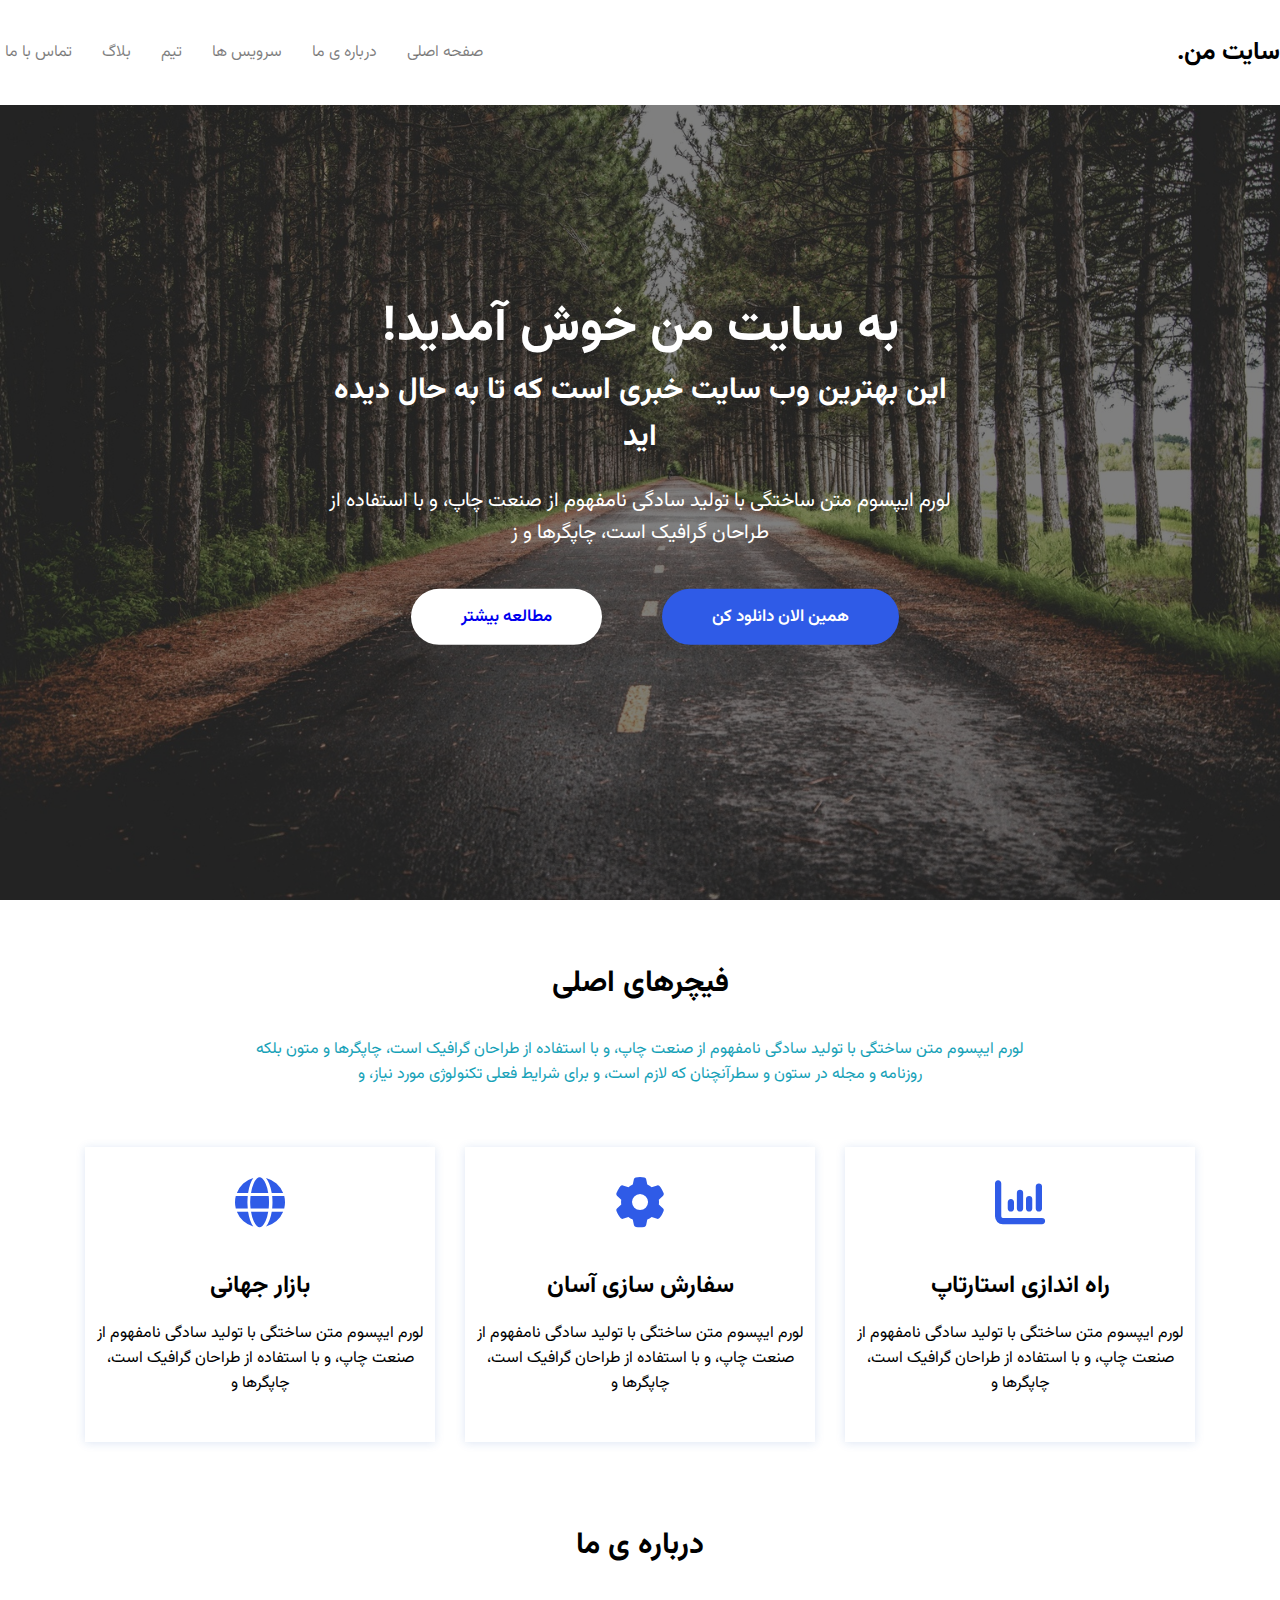
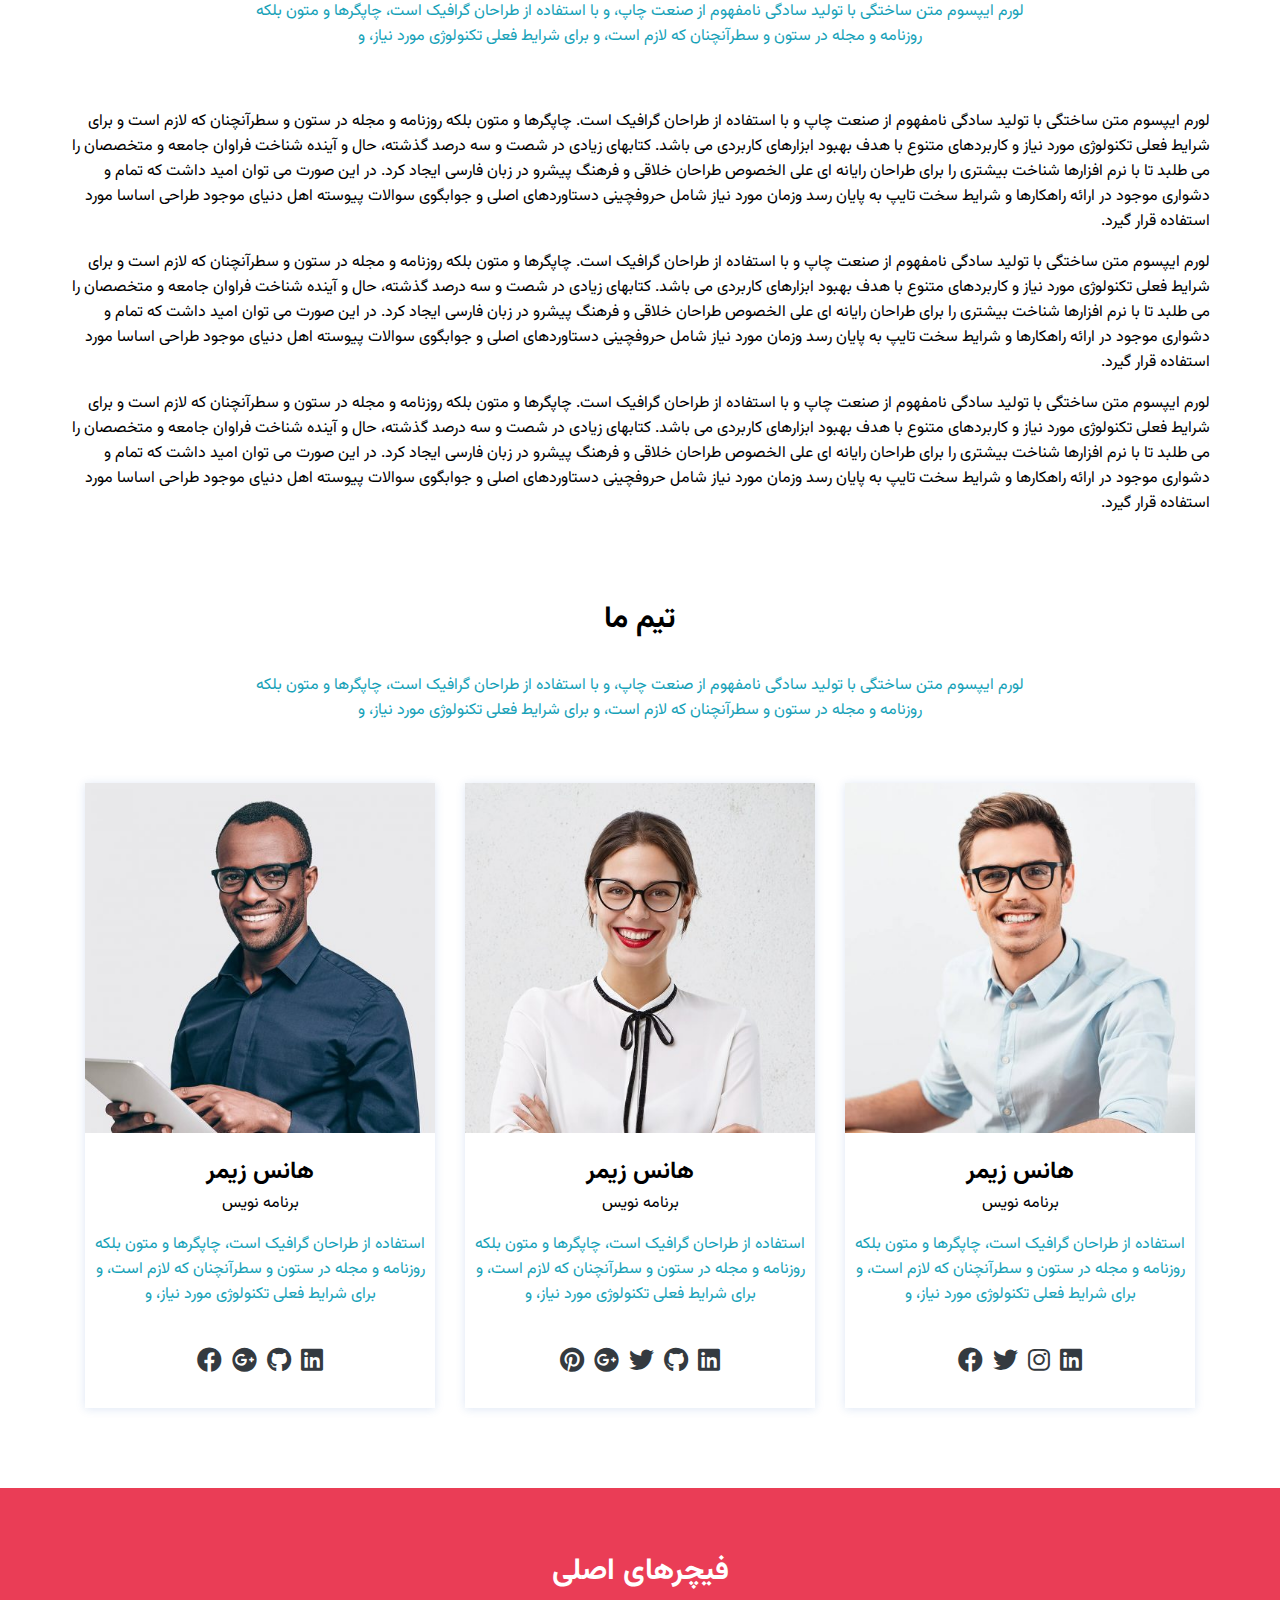
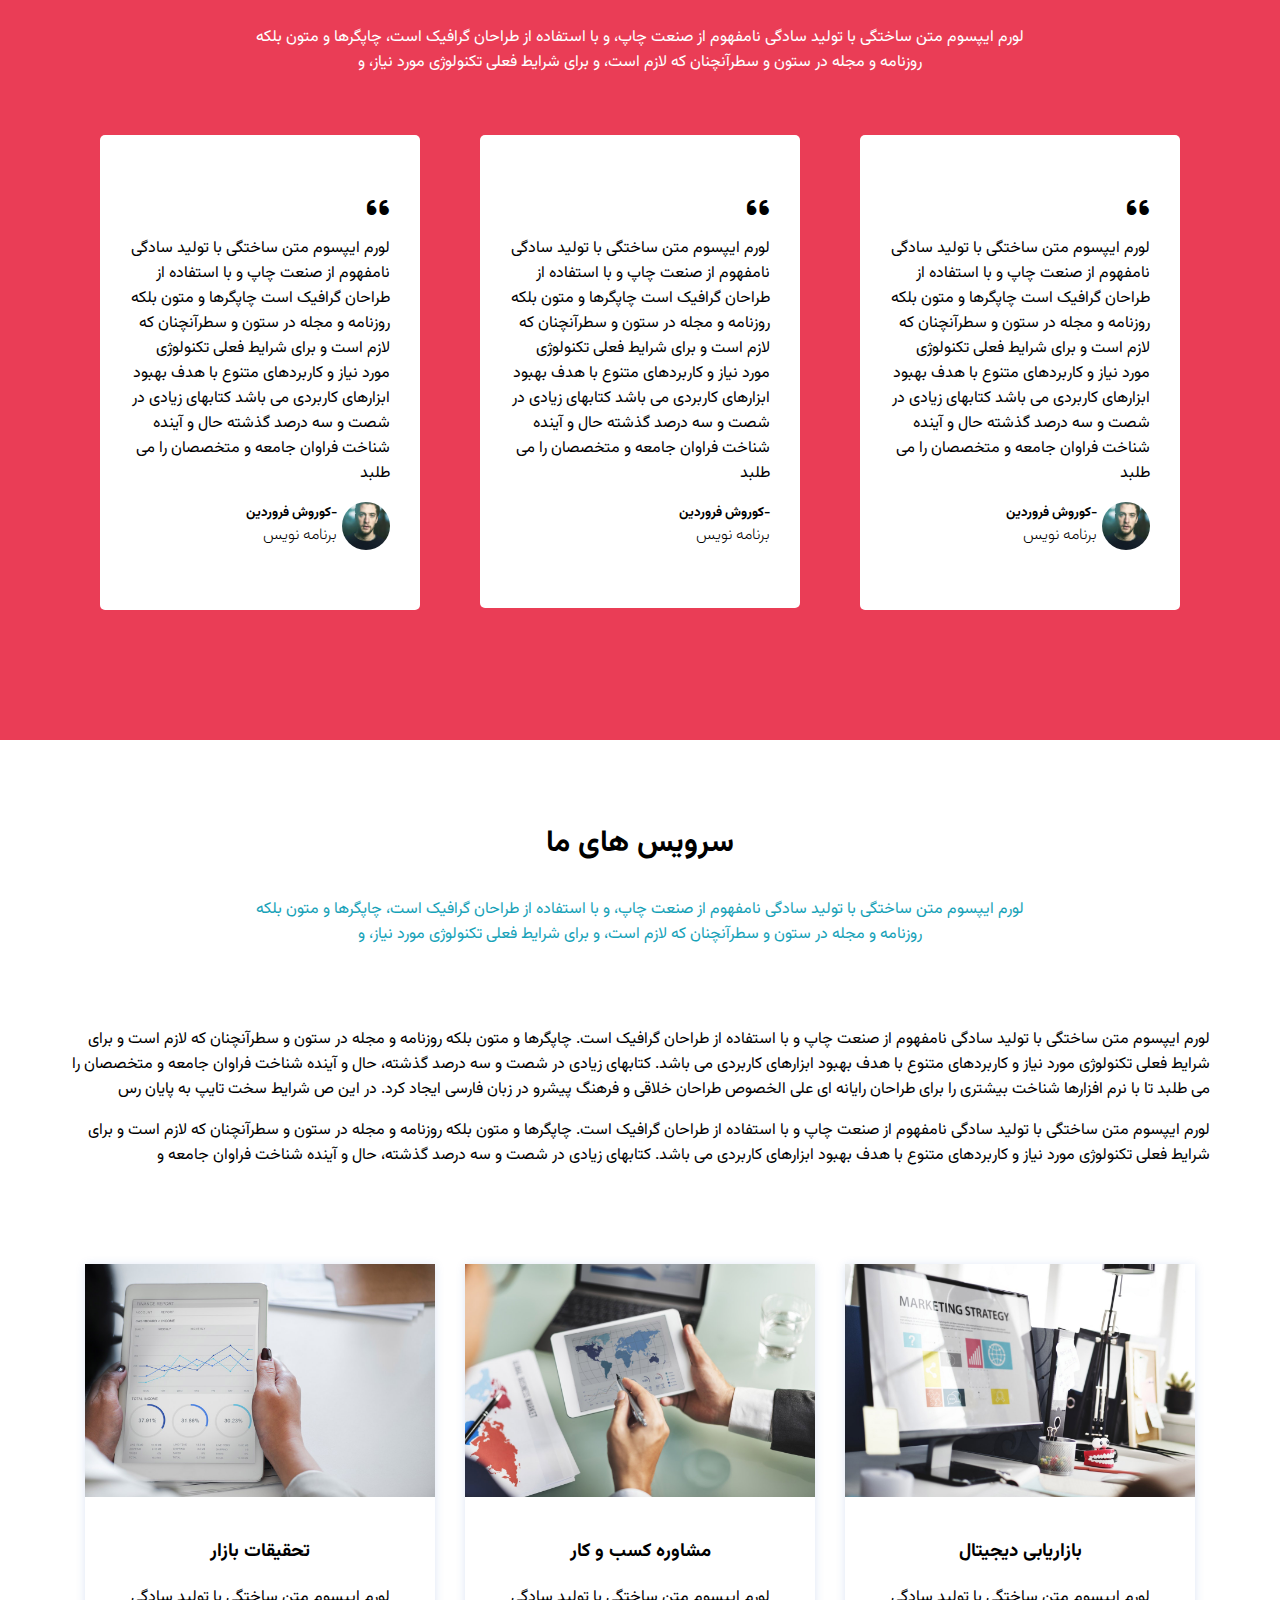
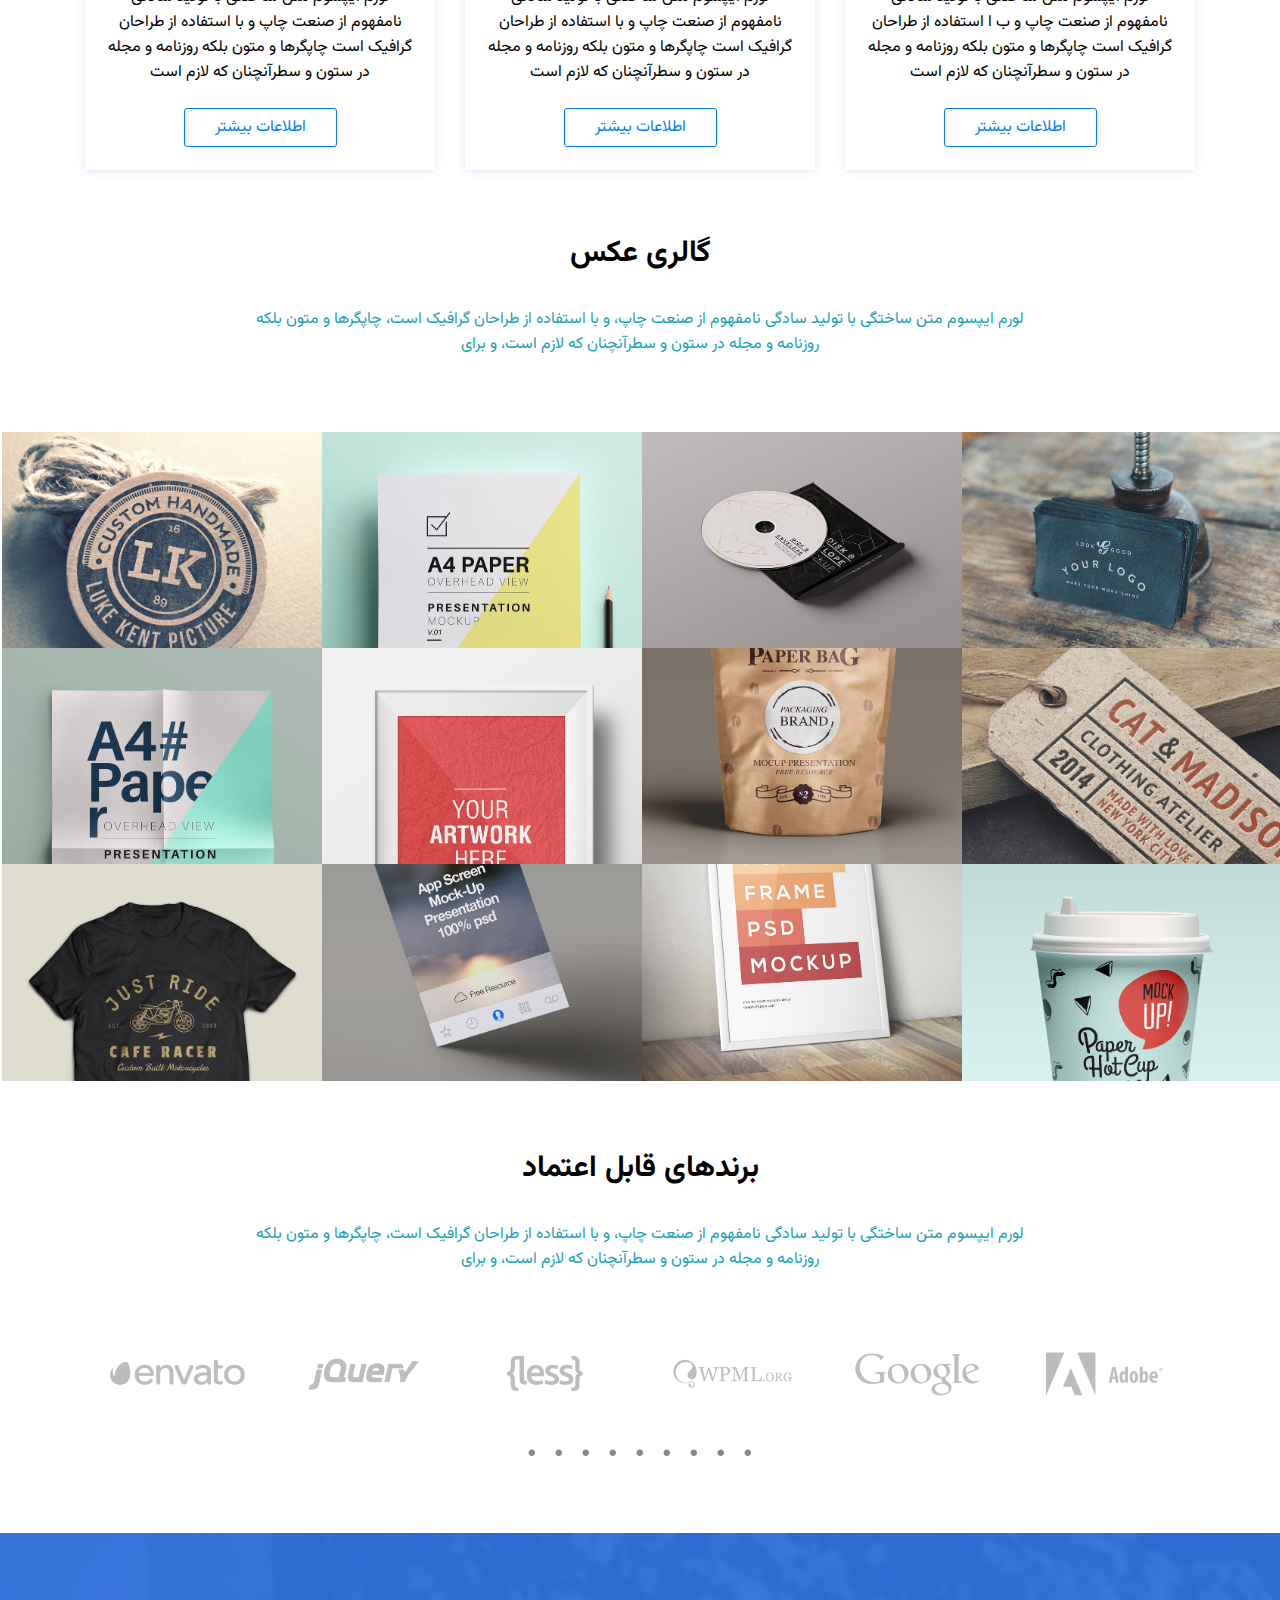
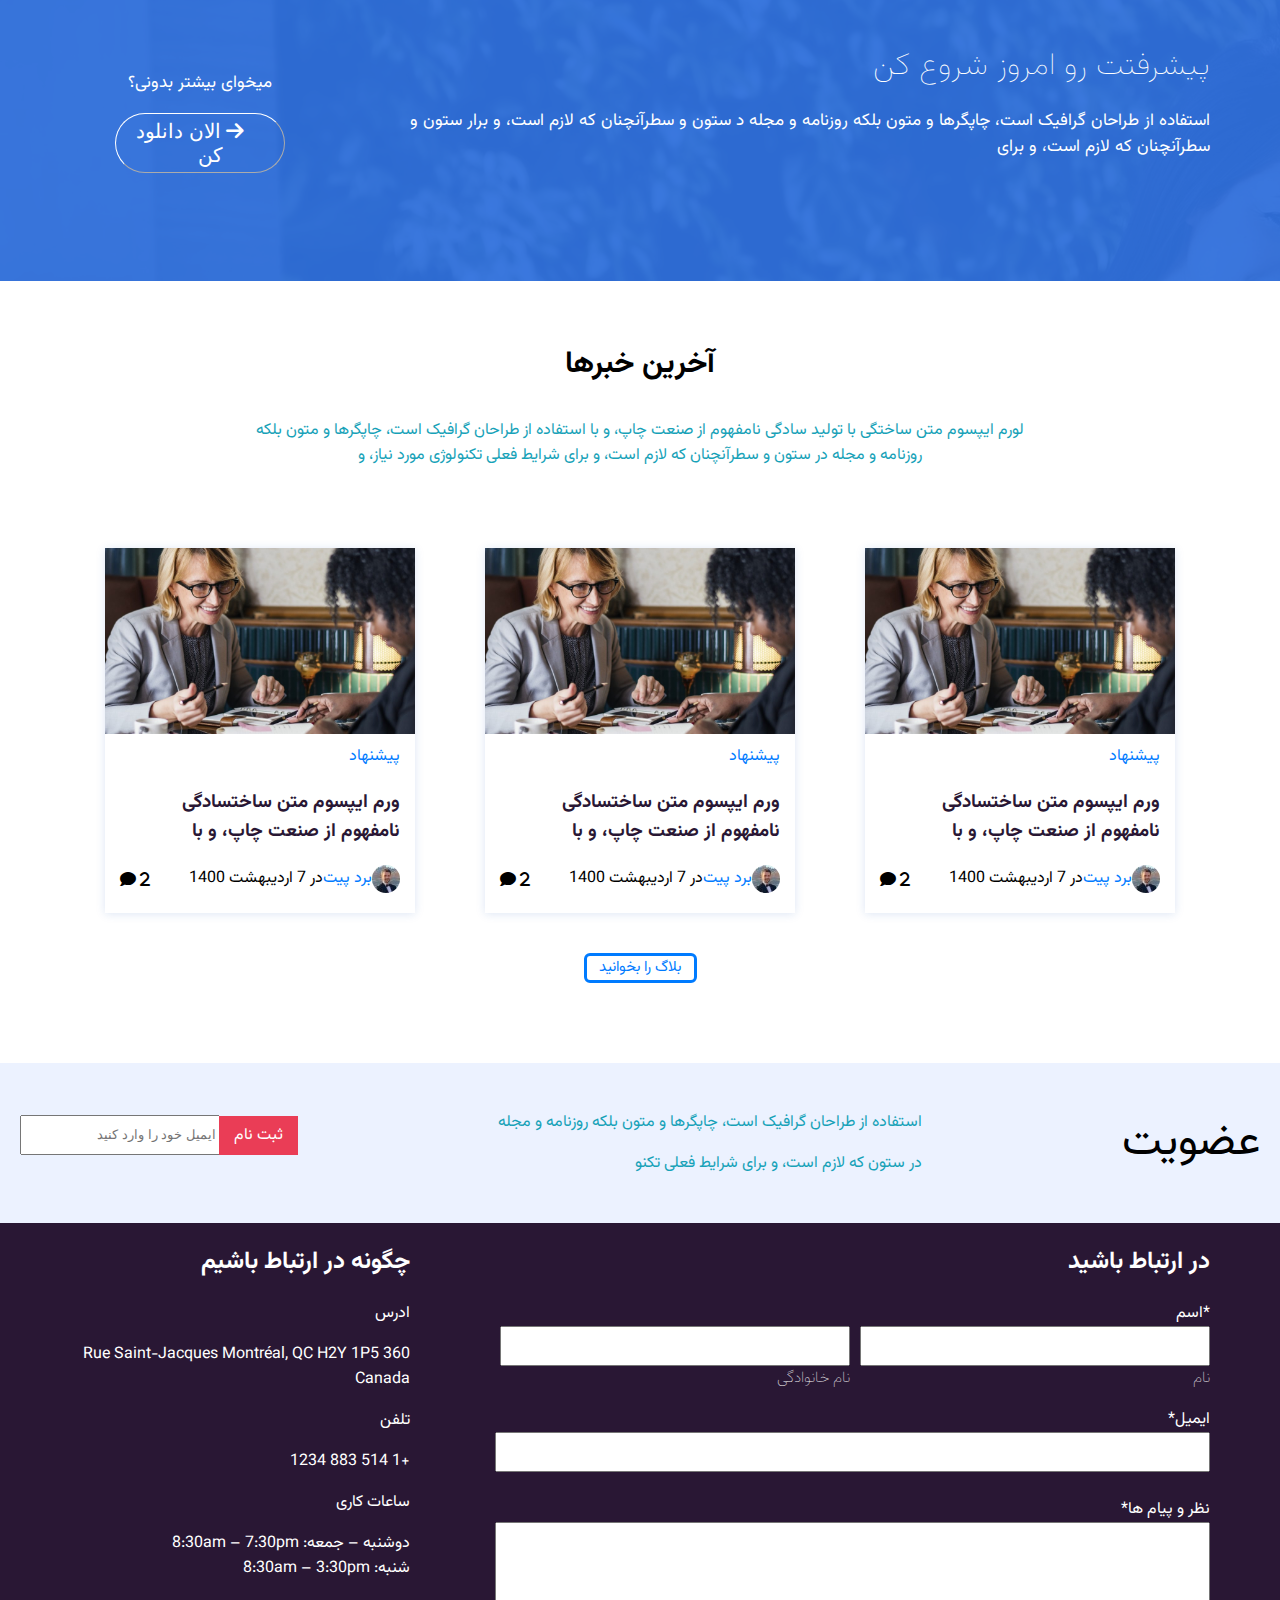
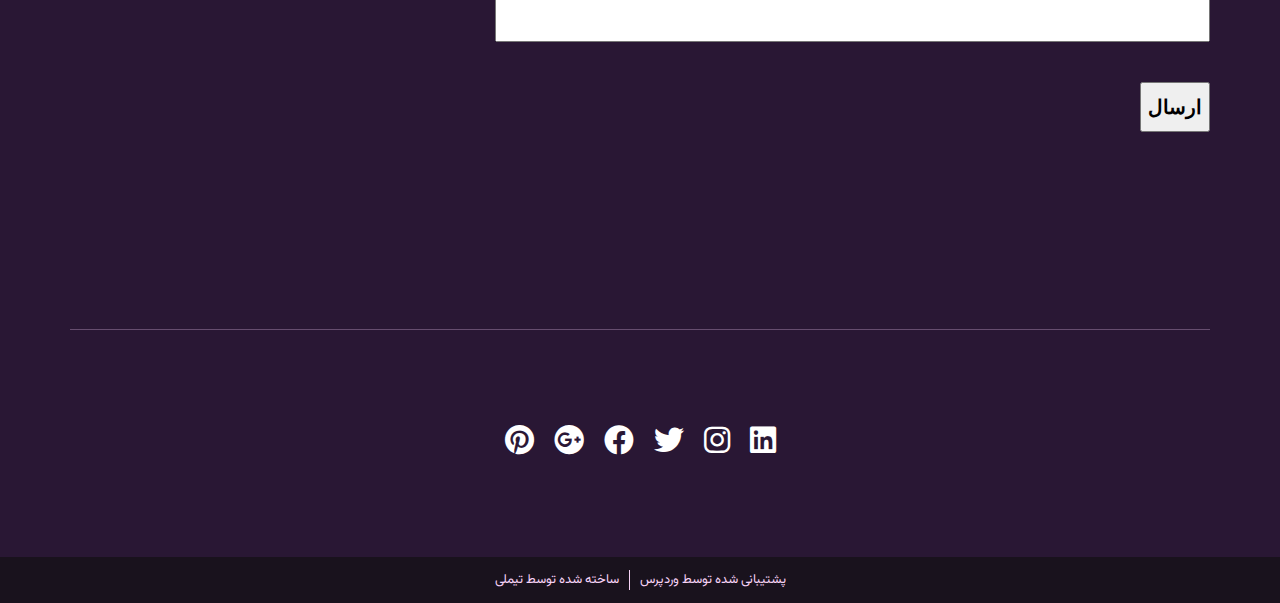
<file: index.html>
<html>
  <head>
    <title>سرنیتی</title>
    <meta charset="utf-8" />
    <link rel="stylesheet" href="assets/css/style.css" />
    <meta name="viewport" content="width=device-width, initial-scale=1.0">
  </head>

  <body>
    <div id="header">
      <div class="container-full clearfix">
        <div class="flex">
        <div class="logo">
          <a href="#">
            <h1>سایت من.</h1>
          </a>
        </div>
        <div onclick="showMenu()" class="mobile-main-menu">
          <a href="#"><i class="fa-solid fa-bars"></i></a>
        </div>
        <div id="drawer-menu" class="drawer-menu">
          <ul>
            <li><a href="#">صفحه اصلی</a></li>
            <li><a href="#">درباره ی ما</a></li>
            <li><a href="#">سرویس ها</a></li>
            <li><a href="#">تیم</a></li>
            <li><a href="#">بلاگ</a></li>
            <li><a href="#">تماس با ما</a></li>
          </ul>
        </div>
        <div class="main-menu">
          <ul>
            <li><a href="#">صفحه اصلی</a></li>
            <li><a href="#">درباره ی ما</a></li>
            <li><a href="#">سرویس ها</a></li>
            <li><a href="#">تیم</a></li>
            <li><a href="#">بلاگ</a></li>
            <li><a href="#">تماس با ما</a></li>
          </ul>
        </div>
        </div>
      </div>
    </div>
    <div id="hero-section">
      <div class="content">
        <div class="container-content">
          <h1>به سایت من خوش آمدید!</h1>
          <h2>این بهترین وب سایت خبری است که تا به حال دیده اید</h2>
          <p>
            لورم ایپسوم متن ساختگی با تولید سادگی نامفهوم از صنعت چاپ، و با
            استفاده از طراحان گرافیک است، چاپگرها و ز
          </p>
          <div class="buttons">
            <ul>
              <li>
                <a class="button primary" href="#">همین الان دانلود کن</a>
              </li>
              <li><a class="button" href="#">مطالعه بیشتر</a></li>
            </ul>
          </div>
        </div>
      </div>
    </div>
    <div class="main-feature">
      <div class="section-box">
        <div class="container-content">
          <div class="header-box">
            <h3 class="title">فیچرهای اصلی</h3>
            <p class="subtitle">
              لورم ایپسوم متن ساختگی با تولید سادگی نامفهوم از صنعت چاپ، و با
              استفاده از طراحان گرافیک است، چاپگرها و متون بلکه روزنامه و مجله
              در ستون و سطرآنچنان که لازم است، و برای شرایط فعلی تکنولوژی مورد
              نیاز، و
            </p>
          </div>
        </div>
        <div class="container">
          <div class="features-list">
            <ul class="clearfix">
              <li>
                <div class="holder">
                  <i class="fa-solid fa-chart-column"></i>
                  <h5>راه اندازی استارتاپ</h5>
                  <p>
                    لورم ایپسوم متن ساختگی با تولید سادگی نامفهوم از صنعت چاپ، و
                    با استفاده از طراحان گرافیک است، چاپگرها و
                  </p>
                </div>
              </li>
              <li>
                <div class="holder">
                  <i class="fa-solid fa-gear"></i>
                  <h5>سفارش سازی آسان</h5>
                  <p>
                    لورم ایپسوم متن ساختگی با تولید سادگی نامفهوم از صنعت چاپ، و
                    با استفاده از طراحان گرافیک است، چاپگرها و
                  </p>
                </div>
              </li>
              <li>
                <div class="holder">
                  <i class="fa-solid fa-globe"></i>
                  <h5>بازار جهانی</h5>
                  <p>
                    لورم ایپسوم متن ساختگی با تولید سادگی نامفهوم از صنعت چاپ، و
                    با استفاده از طراحان گرافیک است، چاپگرها و
                  </p>
                </div>
              </li>
            </ul>
          </div>
        </div>
      </div>
    </div>
    <div class="section-box">
      <div class="container-content">
        <div class="header-box">
          <h3 class="title">درباره ی ما</h3>
          <p class="subtitle">
            لورم ایپسوم متن ساختگی با تولید سادگی نامفهوم از صنعت چاپ، و با
            استفاده از طراحان گرافیک است، چاپگرها و متون بلکه روزنامه و مجله در
            ستون و سطرآنچنان که لازم است، و برای شرایط فعلی تکنولوژی مورد نیاز،
            و
          </p>
        </div>
      </div>
      <div class="container">
        <div class="about-us">
          <p>
            لورم ایپسوم متن ساختگی با تولید سادگی نامفهوم از صنعت چاپ و با
            استفاده از طراحان گرافیک است. چاپگرها و متون بلکه روزنامه و مجله در
            ستون و سطرآنچنان که لازم است و برای شرایط فعلی تکنولوژی مورد نیاز و
            کاربردهای متنوع با هدف بهبود ابزارهای کاربردی می باشد. کتابهای زیادی
            در شصت و سه درصد گذشته، حال و آینده شناخت فراوان جامعه و متخصصان را
            می طلبد تا با نرم افزارها شناخت بیشتری را برای طراحان رایانه ای علی
            الخصوص طراحان خلاقی و فرهنگ پیشرو در زبان فارسی ایجاد کرد. در این
            صورت می توان امید داشت که تمام و دشواری موجود در ارائه راهکارها و
            شرایط سخت تایپ به پایان رسد وزمان مورد نیاز شامل حروفچینی دستاوردهای
            اصلی و جوابگوی سوالات پیوسته اهل دنیای موجود طراحی اساسا مورد
            استفاده قرار گیرد.
          </p>
          <p>
            لورم ایپسوم متن ساختگی با تولید سادگی نامفهوم از صنعت چاپ و با
            استفاده از طراحان گرافیک است. چاپگرها و متون بلکه روزنامه و مجله در
            ستون و سطرآنچنان که لازم است و برای شرایط فعلی تکنولوژی مورد نیاز و
            کاربردهای متنوع با هدف بهبود ابزارهای کاربردی می باشد. کتابهای زیادی
            در شصت و سه درصد گذشته، حال و آینده شناخت فراوان جامعه و متخصصان را
            می طلبد تا با نرم افزارها شناخت بیشتری را برای طراحان رایانه ای علی
            الخصوص طراحان خلاقی و فرهنگ پیشرو در زبان فارسی ایجاد کرد. در این
            صورت می توان امید داشت که تمام و دشواری موجود در ارائه راهکارها و
            شرایط سخت تایپ به پایان رسد وزمان مورد نیاز شامل حروفچینی دستاوردهای
            اصلی و جوابگوی سوالات پیوسته اهل دنیای موجود طراحی اساسا مورد
            استفاده قرار گیرد.
          </p>
          <p>
            لورم ایپسوم متن ساختگی با تولید سادگی نامفهوم از صنعت چاپ و با
            استفاده از طراحان گرافیک است. چاپگرها و متون بلکه روزنامه و مجله در
            ستون و سطرآنچنان که لازم است و برای شرایط فعلی تکنولوژی مورد نیاز و
            کاربردهای متنوع با هدف بهبود ابزارهای کاربردی می باشد. کتابهای زیادی
            در شصت و سه درصد گذشته، حال و آینده شناخت فراوان جامعه و متخصصان را
            می طلبد تا با نرم افزارها شناخت بیشتری را برای طراحان رایانه ای علی
            الخصوص طراحان خلاقی و فرهنگ پیشرو در زبان فارسی ایجاد کرد. در این
            صورت می توان امید داشت که تمام و دشواری موجود در ارائه راهکارها و
            شرایط سخت تایپ به پایان رسد وزمان مورد نیاز شامل حروفچینی دستاوردهای
            اصلی و جوابگوی سوالات پیوسته اهل دنیای موجود طراحی اساسا مورد
            استفاده قرار گیرد.
          </p>
        </div>
      </div>
    </div>
    <div class="section-box">
      <div class="container-content">
        <div class="header-box">
          <h3 class="title">تیم ما</h3>
          <p class="subtitle">
            لورم ایپسوم متن ساختگی با تولید سادگی نامفهوم از صنعت چاپ، و با
            استفاده از طراحان گرافیک است، چاپگرها و متون بلکه روزنامه و مجله در
            ستون و سطرآنچنان که لازم است، و برای شرایط فعلی تکنولوژی مورد نیاز،
            و
          </p>
        </div>
      </div>
      <div class="container">
        <div class="our-team">
          <ul>
            <li class="list">
                <img src="assets/images/team1.jpeg" alt="" />
                <div class="holder">
                  <h2 class="name">هانس زیمر</h2>
                  <p class="job">برنامه نویس</p>
                  <p class="description">
                    استفاده از طراحان گرافیک است، چاپگرها و متون بلکه روزنامه و
                    مجله در ستون و سطرآنچنان که لازم است، و برای شرایط فعلی
                    تکنولوژی مورد نیاز، و
                  </p>
                  <div class="social">
                    <ul>
                      <li>
                        <a href="#"><i class="fa-brands fa-linkedin"></i></a>
                      </li>
                      <li>
                        <a href="#"><i class="fa-brands fa-instagram"></i></a>
                      </li>
                      <li>
                        <a href="#"><i class="fa-brands fa-twitter"></i></a>
                      </li>
                      <li>
                        <a href="#"><i class="fa-brands fa-facebook"></i></a>
                      </li>
                    </ul>
                  </div>
              </div>
            </li>
            <li class="list">
                <img src="assets/images/team2.jpeg" alt="" />
                <div class="holder">
                  <h2 class="name">هانس زیمر</h2>
                  <p class="job">برنامه نویس</p>
                  <p class="description">
                    استفاده از طراحان گرافیک است، چاپگرها و متون بلکه روزنامه و
                    مجله در ستون و سطرآنچنان که لازم است، و برای شرایط فعلی
                    تکنولوژی مورد نیاز، و
                  </p>
                  <div class="social">
                    <ul>
                      <li>
                        <a href="#"><i class="fa-brands fa-linkedin"></i></a>
                      </li>
                      <li>
                        <a href="#"><i class="fa-brands fa-github"></i></a>
                      </li>
                      <li>
                        <a href="#"><i class="fa-brands fa-twitter"></i></a>
                      </li>
                      <li>
                        <a href="#"><i class="fa-brands fa-google-plus"></i></a>
                      </li>
                      <li>
                        <a href="#"><i class="fa-brands fa-pinterest"></i></a>
                      </li>
                    </ul>
                  </div>
                </div>
            </li>
            <li class="list">
                <img src="assets/images/team3.jpeg" alt="" />
                <div class="holder">
                  <h2 class="name">هانس زیمر</h2>
                  <p class="job">برنامه نویس</p>
                  <p class="description">
                    استفاده از طراحان گرافیک است، چاپگرها و متون بلکه روزنامه و
                    مجله در ستون و سطرآنچنان که لازم است، و برای شرایط فعلی
                    تکنولوژی مورد نیاز، و
                  </p>
                  <div class="social">
                    <ul>
                      <li>
                        <a href="#"><i class="fa-brands fa-linkedin"></i></a>
                      </li>
                      <li>
                        <a href="#"><i class="fa-brands fa-github"></i></a>
                      </li>
                      <li>
                        <a href="#"><i class="fa-brands fa-google-plus"></i></a>
                      </li>
                      <li>
                        <a href="#"><i class="fa-brands fa-facebook"></i></a>
                      </li>
                    </ul>
                  </div>
                </div>
              </div>
              </div>
            </li>
          </ul>
    </div>
    <div class="section-box">
      <div class="testimonials">
        <div class="container-content">
          <div class="header-box white">
            <h3 class="title">فیچرهای اصلی</h3>
            <p class="subtitle">
              لورم ایپسوم متن ساختگی با تولید سادگی نامفهوم از صنعت چاپ، و با
              استفاده از طراحان گرافیک است، چاپگرها و متون بلکه روزنامه و مجله
              در ستون و سطرآنچنان که لازم است، و برای شرایط فعلی تکنولوژی مورد
              نیاز، و
            </p>
          </div>
        </div>
        <div class="container">
        <div class="content">
          <ul>
            <li>
              <div class="holder">
               <div class="text">
                <i class="fa-solid fa-quote-left"></i>
                 <p>لورم ایپسوم متن ساختگی با تولید سادگی نامفهوم از صنعت چاپ و با استفاده از طراحان گرافیک است چاپگرها و متون بلکه روزنامه و مجله در ستون و سطرآنچنان که لازم است و برای شرایط فعلی تکنولوژی مورد نیاز و کاربردهای متنوع با هدف بهبود ابزارهای کاربردی می باشد کتابهای زیادی در شصت و سه درصد گذشته حال و آینده شناخت فراوان جامعه و متخصصان را می طلبد</p>
               </div>
               <div class="info">
                 <div class="left">
                   <img src="assets/images/testimonial1.jpg"/>
                 </div>
                 <div class="right">
                   <h5>-کوروش فروردین</h5>
                   <p>برنامه نویس</p>
                 </div>
               </div>
              </div>
            </li>
            <li>
              <div class="holder">
               <div class="text">
                <i class="fa-solid fa-quote-left"></i>
                 <p>لورم ایپسوم متن ساختگی با تولید سادگی نامفهوم از صنعت چاپ و با استفاده از طراحان گرافیک است چاپگرها و متون بلکه روزنامه و مجله در ستون و سطرآنچنان که لازم است و برای شرایط فعلی تکنولوژی مورد نیاز و کاربردهای متنوع با هدف بهبود ابزارهای کاربردی می باشد کتابهای زیادی در شصت و سه درصد گذشته حال و آینده شناخت فراوان جامعه و متخصصان را می طلبد</p>
               </div>
               <div class="info">
                 <div class="right">
                   <h5>-کوروش فروردین</h5>
                   <p>برنامه نویس</p>
                 </div>
               </div>
              </div>
            </li>
            <li>
              <div class="holder">
               <div class="text">
                <i class="fa-solid fa-quote-left"></i>
                 <p>لورم ایپسوم متن ساختگی با تولید سادگی نامفهوم از صنعت چاپ و با استفاده از طراحان گرافیک است چاپگرها و متون بلکه روزنامه و مجله در ستون و سطرآنچنان که لازم است و برای شرایط فعلی تکنولوژی مورد نیاز و کاربردهای متنوع با هدف بهبود ابزارهای کاربردی می باشد کتابهای زیادی در شصت و سه درصد گذشته حال و آینده شناخت فراوان جامعه و متخصصان را می طلبد</p>
               </div>
               <div class="info">
                 <div class="left">
                   <img src="assets/images/testimonial1.jpg"/>
                 </div>
                 <div class="right">
                   <h5>-کوروش فروردین</h5>
                   <p>برنامه نویس</p>
                 </div>
               </div>
              </div>
            </li>
          </ul>
        </div>
        </div>
      </div>
    </div>
    <div class="section-box">
        <div class="container-content">
          <div class="header-box">
            <h3 class="title">سرویس های ما</h3>
            <p class="subtitle">
              لورم ایپسوم متن ساختگی با تولید سادگی نامفهوم از صنعت چاپ، و با
              استفاده از طراحان گرافیک است، چاپگرها و متون بلکه روزنامه و مجله
              در ستون و سطرآنچنان که لازم است، و برای شرایط فعلی تکنولوژی مورد
              نیاز، و
            </p>
          </div>
        </div>
    </div>
    <div class="container">
        <p>لورم ایپسوم متن ساختگی با تولید سادگی نامفهوم از صنعت چاپ و با
            استفاده از طراحان گرافیک است. چاپگرها و متون بلکه روزنامه و مجله در
            ستون و سطرآنچنان که لازم است و برای شرایط فعلی تکنولوژی مورد نیاز و
            کاربردهای متنوع با هدف بهبود ابزارهای کاربردی می باشد. کتابهای زیادی
            در شصت و سه درصد گذشته، حال و آینده شناخت فراوان جامعه و متخصصان را
            می طلبد تا با نرم افزارها شناخت بیشتری را برای طراحان رایانه ای علی
            الخصوص طراحان خلاقی و فرهنگ پیشرو در زبان فارسی ایجاد کرد. در این
            ص شرایط سخت تایپ به پایان رس
        </p>
        <p>
            لورم ایپسوم متن ساختگی با تولید سادگی نامفهوم از صنعت چاپ و با
            استفاده از طراحان گرافیک است. چاپگرها و متون بلکه روزنامه و مجله در
            ستون و سطرآنچنان که لازم است و برای شرایط فعلی تکنولوژی مورد نیاز و
            کاربردهای متنوع با هدف بهبود ابزارهای کاربردی می باشد. کتابهای زیادی
            در شصت و سه درصد گذشته، حال و آینده شناخت فراوان جامعه و
            
        </p>
    </div>
    <div class="container">
      <div class="services">
        <ul>
          <li>
              <img src="assets/images/service1.jpg"/>
              <div class="holder">
                <h3>بازاریابی دیجیتال</h3>
                <p>لورم ایپسوم متن ساختگی با تولید سادگی نامفهوم از صنعت چاپ و ب
               ا استفاده از طراحان گرافیک است چاپگرها و متون بلکه روزنامه و مجله در ستون و سطرآنچنان که لازم است</p>
               <a href="#">اطلاعات بیشتر</a> 
              </div>
          </li>
          <li>
              <img src="assets/images/service2.jpg"/>
              <div class="holder">
                <h3>مشاوره کسب و کار</h3>
                <p>لورم ایپسوم متن ساختگی با تولید سادگی نامفهوم از صنعت چاپ و
               با استفاده از طراحان گرافیک است چاپگرها و متون بلکه روزنامه و مجله در ستون و سطرآنچنان که لازم است</p>
                <a href="#">اطلاعات بیشتر</a>
            </div>
          </li>
          <li>
              <img src="assets/images/service3.jpg"/>
              <div class="holder">
                <h3>تحقیقات بازار</h3>
                <p>لورم ایپسوم متن ساختگی با تولید سادگی نامفهوم از صنعت چاپ و با استفاده
               از طراحان گرافیک است چاپگرها و متون بلکه روزنامه و مجله در ستون و سطرآنچنان که لازم است</p>
                <a href="#"> اطلاعات بیشتر</a> 
              </div>
          </li>
        </ul>
      </div>
    </div>
    <div class="section-box">
      <div class="container-content">
        <div class="header-box">
          <h3 class="title">گالری عکس</h3>
          <p class="subtitle">
            لورم ایپسوم متن ساختگی با تولید سادگی نامفهوم از صنعت چاپ، و با
            استفاده از طراحان گرافیک است، چاپگرها و متون بلکه روزنامه و مجله
            در ستون و سطرآنچنان که لازم است، و برای 
          </p>
        </div>
      </div>
  </div>
  <div class="photo">
    <div class="container-full">
      <img src="assets/images/gallery1.jpg">
      <img src="assets/images/gallery2.jpg">
      <img src="assets/images/gallery3.jpg">
      <img src="assets/images/gallery4.jpg">
      <img src="assets/images/gallery5.jpg">
      <img src="assets/images/gallery6.jpg">
      <img src="assets/images/gallery7.jpg">
      <img src="assets/images/gallery8.jpg">
      <img src="assets/images/gallery9.jpg">
      <img src="assets/images/gallery10.jpg">
      <img src="assets/images/gallery11.jpg">
      <img src="assets/images/gallery12.jpg">
    </div>
  </div>
  <div class="section-box">
    <div class="container-content">
      <div class="header-box">
        <h3 class="title">برندهای قابل اعتماد</h3>
        <p class="subtitle">
          لورم ایپسوم متن ساختگی با تولید سادگی نامفهوم از صنعت چاپ، و با
          استفاده از طراحان گرافیک است، چاپگرها و متون بلکه روزنامه و مجله
          در ستون و سطرآنچنان که لازم است، و برای 
        </p>
      </div>
    </div>
  </div>
<div class="brands clearfix">
  <div class="container ">
    <ul class="center">
      <li>
        <img src="assets/images/brand1.png"/>
      </li>
      <li>
        <img src="assets/images/brand6.png"/>
      </li>
      <li>
        <img src="assets/images/brand5.png"/>
      </li>
      <li>
        <img src="assets/images/brand4.png"/>
      </li>
      <li>
        <img src="assets/images/brand3.png"/>
      </li>
      <li>
        <img src="assets/images/brand2.png"/>
      </li>
    </ul>
   <p>.   .   .   .   .   .   .   .   .</p> 
  </div>
</div>
<div class="start">
  <div class="container">
    <div class="content">
      <div class="flex">
      <div class="right">
        <h1>پیشرفتت رو امروز شروع کن</h1>
        <p>
          استفاده از طراحان گرافیک است، چاپگرها و متون بلکه روزنامه و مجله
          د
          ستون و سطرآنچنان که لازم است، و برار ستون و سطرآنچنان که لازم است، و برای</p>
      </div>
      <div class="left">
        <p> میخوای بیشتر بدونی؟</p>
        <button><a href="#"><i class="fa-solid fa-arrow-right"></i> الان دانلود کن</a></button>
      </div>
    </div>
  </div>
</div>
</div>
<div class="section-box news">
  <div class="container-content">
    <div class="header-box">
      <h3 class="title">آخرین خبرها</h3>
      <p class="subtitle">
          لورم ایپسوم متن ساختگی با تولید سادگی نامفهوم از صنعت چاپ، و با
          استفاده از طراحان گرافیک است، چاپگرها و متون بلکه روزنامه و مجله
          در ستون و سطرآنچنان که لازم است، و برای شرایط فعلی تکنولوژی مورد
          نیاز، و
      </p>
    </div>
  </div>
  <div class="content">
    <div class="container">
      <ul>
        <li>
          <div class="wrapper">
          <img src="assets/images/news1.jpg"/>
          <div class="holder ">
              <a href="#"> پیشنهاد</a>
              <h3>
                  <a href="#"> ورم ایپسوم متن ساختسادگی نامفهوم از صنعت چاپ، و با</a>
              </h3>
              <div class="category">
              <div class="right">
                <img src="assets/images/photo.jpeg"/>
                <a href="#">برد پیت</a>
                در 7 اردیبهشت 1400
              </div>
              <div class="left">
                <i class="fa-solid fa-comment"> 2</i>
              </div>
            </div>
          </div>
        </div>
        </li>
        <li>
          <div class="wrapper">
          <img src="assets/images/news1.jpg"/>
          <div class="holder">
              <a href="#"> پیشنهاد</a>
              <h3>
                <a href="#"> ورم ایپسوم متن ساختسادگی نامفهوم از صنعت چاپ، و با</a>
              </h3>
              <div class="category">
              <div class="right">
                <img src="assets/images/photo.jpeg"/>
                <a href="#">برد پیت</a>
                در 7 اردیبهشت 1400
              </div>
              <div class="left">
                <i class="fa-solid fa-comment"> 2</i>
              </div>
            </div>
          </div>
        </div>
        </li>
        <li>
          <div class="wrapper">
          <img src="assets/images/news1.jpg"/>
          <div class="holder">
              <a href="#"> پیشنهاد</a>
              <h3>
                <a href="#"> ورم ایپسوم متن ساختسادگی نامفهوم از صنعت چاپ، و با</a>
              </h3>
              <div class="category">
              <div class="right">
                <img src="assets/images/photo.jpeg"/>
                <a href="#">برد پیت</a>
                در 7 اردیبهشت 1400
              </div>
              <div class="left">
                <i class="fa-solid fa-comment"> 2</i>
              </div>
            </div>  
          </div>
        </div>
        </li>
      </ul>
      <div class="blog">
      <div class="button">
        <a href="#">بلاگ را بخوانید</a>
      </div>
    </div>
    </div>
  </div>
  </div>
  <div class="subscribe">
    <div class="container-full">
      <div class="ok">
        <ul>
          <li class="right">
            <p>عضویت</p>
          </li>
          <li class="content">
            <p>استفاده از طراحان گرافیک است،
              چاپگرها و متون بلکه روزنامه و مجله</p>
              <p>در ستون  که لازم است، و برای شرایط فعلی تکنو</p>
          </li>
          <li class="form">
            <form>
              <label> ثبت نام</label>
              <input type="text" placeholder="ایمیل خود را وارد کنید">
            </form>
          </li>
        </div>
        </ul>
      </div>
  </div>
  <div class="container-full ">
    <div class="purple">
      <div class="border container">
      <div class="touch">
        <h2>در ارتباط باشید</h2>
        <label>
        *اسم
        </label>
        <div class="name">
          <ul>
            <li>
              <input type="text"> 
              <p>نام</p>
            </li>
            <li>
              <input type="text">
              <p>نام خانوادگی</p>
            </li>
        </div>
        <div class="email">
          <label> ایمیل*</label><br>
          <input type="text">
        </div>
        <div class="comment">
          <label>نظر و پیام ها*</label> <br>
          <input type="text">
        </div>
        <div class="submit">
          <input type="submit" value="ارسال">
        </div>
      </div>
      <div class="reach">
        <h2>چگونه در ارتباط باشیم</h2>
        <span>ادرس</span>
        <p>360 Rue Saint-Jacques
          Montréal, QC H2Y 1P5
          Canada</p>
        <span>تلفن</span>
        <P>+1 514 883 1234</P>   
        <span>ساعات کاری</span>
        <p>دوشنبه – جمعه: 8:30am – 7:30pm<br>
          شنبه: 8:30am – 3:30pm</p> 
      </div>
    </div>
  <div class="social">
    <ul>
      <li>
        <a href="#"><i class="fa-brands fa-linkedin"></i></a>
      </li>
      <li>
        <a href="#"><i class="fa-brands fa-instagram"></i></a>
      </li>
      <li>
        <a href="#"><i class="fa-brands fa-twitter"></i></a>
      </li>
      <li>
        <a href="#"><i class="fa-brands fa-facebook"></i></a>
      </li>
      <li>
        <a href="#"><i class="fa-brands fa-google-plus"></i></a> 
      </li>
      <li>
        <a href="#"><i class="fa-brands fa-pinterest"></i></a> 
      </li>
    </ul>
  </div>
</div>
</div>
</div>
<div class="container-full ">
  <footer>
    <div class="right">
      <a href="#"><p>پشتیبانی شده توسط وردپرس</p></a>
    </div>
    <div class="left">
      <a href="#"><p>ساخته شده توسط تیملی</p></a>
    </div>
  </footer>
</div>
<script>
  function showMenu(){
    var menu = document.getElementById("drawer-menu")

    if (menu.classList.contains("show")){
      menu.classList.remove("show")
    } 
    else{
      menu.classList.add("show")
    }
}
</script>
  </body>
</html>
</file>
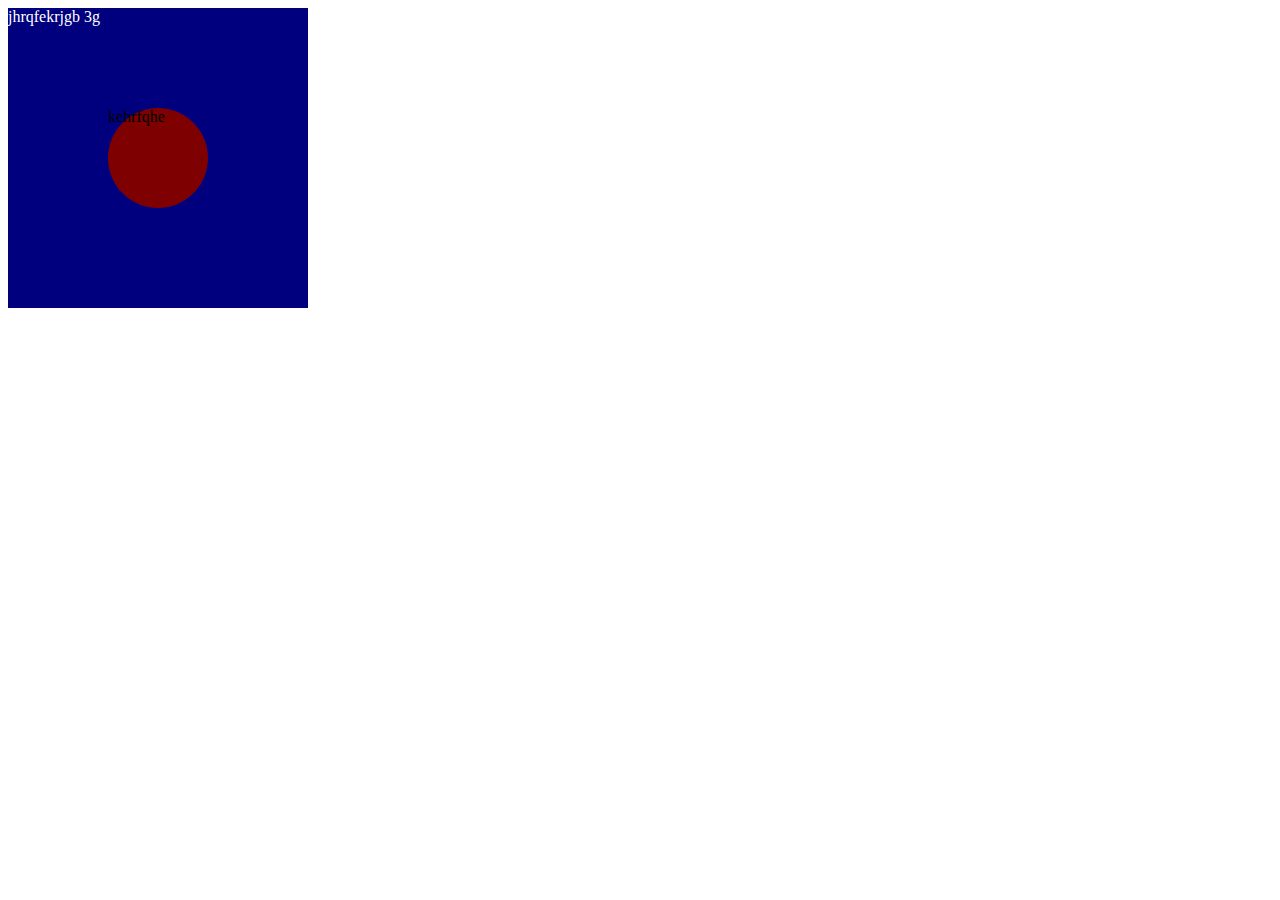
<file: assets/css/anita.html>
<html>
    <head>
        <title>square</title>
        <style>
            .square{
                background:blue;
                width:300px;
                height:300px;
                position:relative;
            }
            .square:after{
                position:absolute;
                background:rgba(0,0,0,0.5);
                width:100%;
                height:100%;
                content:"jhrqfekrjgb    3g";
                color:#fff;
            }
            .square:before{
                width:100px;
                height:100px;
                background: red;
                position:absolute;
                left:50%;
                top:50%;
                transform:translate(-50% , -50%);
                content:"kehrfqhe";
                border-radius: 50%;
            }
        </style>
    </head>
    <body>
        <div class="square"></div>
    </body>
</html>
</file>
<file: assets/css/style.css>
@import "reset.css";
@import "font-face.css";
@import "solid.css";
@import "brands.css";
@import "fontawesome.css";
@import "regular.css";
@keyframes menu {
    0%{
        width: 0;
        height:0;
    }
    100%{
        width: 300px;
    }
}

body {
    font-family: Vazirmatn;
}

* {
    box-sizing: border-box;
    -moz-box-sizing: border-box;
    -webkit-box-sizing: border-box;
    -ms-box-sizing: border-box;
}

a {
    transition: all 0.5s;
    -moz-transition: all 0.5s;
    -webkit-transition: all 0.5s;
    -ms-transition: all 0.5s;
}

.container {
    max-width: 1140px;
    margin: 0 auto;
}

.container-full {
    max-width: 100%;
    padding: 0 0px;
}

.container-content {
    max-width: 800px;
    margin: 0 auto;
}

.button {
    display: inline-block;
    padding: 15px 50px;
    border-radius: 50px;
    -moz-border-radius: 50px;
    -webkit-border-radius: 50px;
    -ms-border-radius: 50px;
    background: #fff;
    font-weight: 600;
    font-size: 17px;
}

.header-box {
    text-align: center;
    margin-bottom:60px;
}

.header-box .title {
    font-size:30px;
}

.header-box .subtitle {
    color:#17a2b8;
}
.header-box.white *{
    color: white;
}

.section-box {
    margin-top: 60px;
    margin-bottom: 80px;
}

.button.primary {
    background: #2f5be7;
    color: #fff;
}

#header {
    padding: 30px 0;
    position: fixed;
    width: 100%;
    z-index: 99;
    background: #fff;
}
#header .flex{
    display: flex;
    justify-content: space-between;
    align-items: center;
    flex-direction: row;
}

#header .logo a {
    color: #000;
}
#header .logo a:hover{
    text-decoration: underline;
}

#header .logo a h1 {
    margin: 0;
    font-size: 25px;
}

#header .mobile-main-menu i{
    display: none;
}
#header .drawer-menu{
    width: 300px;
    height: 60%;
    background: #fff;
    position: fixed;
    top: 80pX;
    left: 0;
    text-align:right;
    opacity:0;
    transition: 1s;
}
#header .drawer-menu.show{
    opacity: 1;
    animation: menu 2s;

}

#header .drawer-menu ul li{
    margin-bottom: 20px;
}
#header .drawer-menu ul li a{
    color: #888;
   margin-right:20px ;
}
#header .drawer-menu ul li a:hover{
    color: #000;
}
#header .main-menu ul{
    display: flex;
    flex-direction: row;
    justify-content: center;
    grid-gap: 20px;
}

#header .main-menu ul li a {
    display: block;
    padding: 10px 5px;
    color: rgba(0, 0, 0, .5);
}

#header .main-menu ul li a:hover {
    color: rgba(0, 0, 0, 1);
}

#hero-section {
    position: relative;
    width: 100%;
    height: 100vh;
    background-image: url("../images/forest-road.jpg");
    background-repeat: no-repeat;
    background-size: cover;
}

#hero-section:after{
    position: absolute;
    width: 100%;
    height: 100%;
    inset: 0;
    background: rgba(0, 0, 0, .5);
    content:"";
}

#hero-section .content {
    position: absolute;
    text-align: center;
    color: #fff;
    z-index: 3;
    left: 50%;
    top: 50%;
    transform: translate(-50%, -50%);
    -moz-transform: translate(-50%, -50%);
    -webkit-transform: translate(-50%, -50%);
    -ms-transform: translate(-50%, -50%);
}

#hero-section .content .buttons ul {
    text-align: center;
    display: flex;
    flex-direction: row;
   justify-content: center;

}

#hero-section .content .buttons ul li {
    margin-left: 30px;
}

#hero-section .content h1 {
    margin-bottom: 0px;
    font-size: 50px;
}

#hero-section .content h2 {
    margin-top: 0;
    font-size: 30px;
}

#hero-section .content p {
    margin-top: 0;
    font-size: 20px;
    margin-bottom: 40px;
    
}

.features-list ul , 
.our-team ul ,
.testimonials ul,
.content ul ,
.services ul
{
    display: flex;
    flex-direction: row;
    justify-content: center;
    grid-gap:30px ;
    flex-wrap: wrap;
}

.features-list ul li {
    text-align: center;
    box-shadow: 0 1px 9px 0 rgb(30 86 178 / 15%);
    padding: 30px 0;
    width: 350px;
}

.features-list ul li i {
    font-size: 50px;
    color: #2F5BE7;
}

.features-list ul li h5 {
    font-size: 24px;
    margin-bottom: 0;
}
.hi{
    position:absolute;
    top:0;
    left:0;
}

.our-team ul li.list{
    width: 350px;
    text-align: center;
    box-shadow: 0 1px 9px 0 rgb(30 86 178 / 15%);
}

.our-team ul li img{
width: 100%;
height: auto;
}
.our-team ul li .holder{
    margin:0 10px 30px 10px;
}
.our-team ul li .name{
    margin-bottom: 0;
}

.our-team ul li .job{
    margin-top: 0; 
}
.our-team ul li .social {
    margin-top: 40px;
    
}
.our-team ul li .social ul{
    display: flex;
    flex-direction: row;
    grid-gap: 10px;
 
}
.our-team ul li .social ul li a{ 
    font-size: 25px;
    color: #343a40;

}
.our-team ul li .social ul li a:hover{
    color: #000;
}

.our-team ul li .description {
    color: #17a2b8;
}
.testimonials{
    background: #ea3d56;
    padding: 30px 0 130px 0;
}
.testimonials ul li{
    width: 350px;
}
.testimonials ul li .holder{
    margin: 0 15px;
    background: #fff;
    padding: 60px 30px;
    border-radius: 5px;
    
}
.testimonials ul li .text i{
    font-size: 25px;
}
.testimonials ul li .info .left img{
    width: 48px;
    height: 48px;
    border-radius: 50%;
    -moz-border-radius: 50%;
    -webkit-border-radius: 50%;
    -ms-border-radius: 50%;
    margin-left: 5px;
}
.testimonials ul li .info{
    display: flex;
    flex-direction: row;
    
}

.testimonials ul li .info .right h5{
    margin: 0;
}
.testimonials ul li .info .right p{
    margin: 0;
    font-weight: 200;
}
.services{
    text-align: center;

}
.services ul li{
    width: 350px;
    text-align: center;
    box-shadow: 0 1px 9px 0 rgb(30 86 178 / 15%);
   padding-bottom: 30px;
   margin-top: 80px;
}
.services ul li img{
    height: auto;
    width: 100%;
}
.services ul li .holder{
    padding: 0 20px;
}
.services .holder h3{
    margin-top: 40px;
}
.services .holder p{
    margin-bottom: 30px;
}
.services ul li .holder a{
    background: #fff;
    border-style: solid;
    border-color: #007bff;
    color: #007bff;
    border-radius: 3px;
    -webkit-border-radius:3px;
    -moz-border-radius: 3px;
    -ms-border-radius: 3px;
    padding: 6px 30px;
    border-width: 1px;
}
.services ul li .holder a:hover{
    background: #007bff;
    color: #fff;  
}
.photo img{
    width: 25%;
    height: auto;
    margin: -5px -2px;
}
.brands ul {
    text-align: center;
    display: flex;
    flex-direction: row;
    flex-wrap: wrap;
    justify-content: center;
}
.brands ul li{
    margin: 0 16px;
}
.brands ul li img{
    width: 153px;
    height: auto;
}
.brands p{
    font-size: 50px;
    text-align: center;
    color: #888;
    margin-top: 0;
}
.start{ 
    position: relative;
    max-width: 100%;
    height: 348px;
    background-image: url("../images/cellphone.jpg");
    background-repeat: no-repeat;
    text-align: center;
}
.start:after{
    position: absolute;
    width: 100%;
    height:100%;
    inset: 0;
    background: rgba(45, 110, 221, 0.933);
    content:"";
}
.start .content {
    z-index: 5;
    position: absolute;
}
.start .content .flex{
    display: flex;
    justify-content: center;
    flex-direction: row;
    flex-wrap: wrap;
}
.start .right{
    color: #fff;
    text-align: right;
    width: 70%;
    margin-top: 86px;
}
.start .right h1{
    font-weight: lighter;
    margin-bottom: 0;
}
.start  p{
    font-size: 17px;
}
.start .left{
  width: 30%;
    color: #fff;
    margin-top: 120px;
}
.start .left button{
    border-radius: 30px;
    border-color: #fff;
    background: none;
    width: 170px;
    height: 60px;
    border-width: 1px;

}
.start .left a{
    color: #fff;
    padding: 10px 20px;
    font-size: 20px;
}
.news .content ul li{
    width: 350px;

}
.news .content ul li img{
    width:100%;
    height: auto;
}

.news .wrapper{
    box-shadow: 0 1px 9px 0 rgb(30 86 178 / 15%);
    margin: 20px;
}
.news .holder{
    margin: 10px 15px;
}
.news .holder a{
    color: #007bff;
}
.news .holder h3 a{
    color: #291734;
}
.news .holder a:hover{
    text-decoration: underline;
}
.blog{
    text-align: center;  
}
.news .category {
    display: flex;
    justify-content: space-between;
    flex-direction: row;
    align-items: center;
    padding-bottom: 20px;
}
.news .category .right{
       display: flex;
    align-items: center; 
}
.news .category .right img{
    width: 28px;
    height: 28px;
    border-radius: 50%;
    -webkit-border-radius: 50%;
    -moz-border-radius: 50%;
    -ms-border-radius: 50%;
    margin-bottom: 0;
}
.news .button{
    border-style: solid;
    border-color: #007bff;
    margin-top: 20px;
    width: 113px;
    height: 30px;
    padding:0;
    border-radius: 6px;
    -webkit-border-radius: 6px;
    -moz-border-radius: 6px;
    -ms-border-radius: 6px;
    text-align: center;
}   
.news .button:hover {
    background-color: #007bff;
}
.news .button a{
    color: #007bff;
    font-size: 15px;
    font-weight:lighter ;
}
.news .button:hover a{
    color: #fff;
}
.read{
    text-align: center;
    margin: 80px 0;
}
.read a{
    text-align: center;
    padding: 10px 30px;
    background-color: #fff;
    border-color: #007bff;
    border-style: solid;
    color: #007bff;
    border-radius: 20px;
}
.subscribe .ok {
    background: #ecf2ff;
    width: 100%;
    height: auto;
}
.subscribe .ok ul{
   display: flex;
   flex-direction: row;
   justify-content: space-between;
   align-items: center;
   flex-wrap: wrap;
}
.subscribe .ok ul li.right {
    font-weight:10px;
    font-size: 45px;
    margin-right: 20px;
}
.subscribe .ok ul li.content p{
    color: #17a2b8;
}
.subscribe .ok ul li.form{
margin-left: 20px;
}
.subscribe .ok ul li.form label{
background: #ea3d56;
color: #fff;
padding: 7px 15px;
}
.subscribe .ok ul li.form input{
    width:200px;
    height: 40px;
    margin-right: -5px;
}
.purple{
    color: #fff;
    background-color: #291734;
}
.border{
    width: 1200px;
    height:707px;
    border-bottom: 1px rgba(248, 203, 252, 0.297);
    border-bottom-style: solid;
}
.purple .border{
    display: flex;
    flex-direction: row;
    justify-content: space-between;
    flex-wrap: wrap;
}
.purple .touch{
    width: 750px;
}
.purple .touch label{
    margin:20px 0;
}
.purple .touch .name ul{
    display: flex;
    flex-direction: row;
    flex-wrap: wrap;
}
.purple .touch .name ul li input{
    width: 350px;
    height:40px;
    margin-left:10px;
}
.purple .touch .name ul li p{
    margin-top: 0;
    font-weight: lighter;
}
.purple .touch .email input{
    width: 715px;
    height:40px;
    margin-bottom: 25px;
}
.purple .touch .comment input{
    width: 715px;
    height: 120px;
    margin-bottom: 25px;
}
.purple .touch .submit input{
    width: 70px;
    height: 50px;
    margin: 15px 0 25px 0;
    font-weight: bold;
    font-size: 20px;
}
.purple .reach{
    width: 340px;
}
.purple .social{
    text-align: center;
    padding: 60px 0;
}
.purple .social ul{
    display: flex;
    flex-direction: row;
    justify-content: center;
    grid-gap: 20px;
    background:#291734 ;
}
.purple .social ul li{
    font-size: 30px;
   margin: 30px 0;
}
.purple .social ul li a{
    color: #fff;
}
footer{
    background: #19121d;
    font-size: 13px;
    display: flex;
    flex-direction: row;
    justify-content: center;
}
footer .right p{
    border-left:1px solid rgb(247, 211, 247);
    padding-left: 10px;
}
footer .right a{
    color: rgb(247, 211, 247);  
}
footer .right a:hover{
    color: rgb(188, 106, 188);  
    text-decoration: underline;
}
footer .left p{
    padding-right: 10px;
}
footer .left a{
    color: rgb(247, 211, 247);
}
footer .left a:hover{
    color: rgb(188, 106, 188);
    text-decoration: underline;
}
@media screen and (max-width:1200px){
    #subscribe ul li:first-child{
        width: 100%;
        float: none;
    }
    #subscribe ul li:nth-child(2),#subscribe ul li:nth-child(3){
        width: 50%;
    }
}

@media screen and (max-width:1140px) {

    .container,
    .container-content {
        width: 100%;
        padding: 0 15px;
    }

    #hero-section {
        height: auto;
        padding: 20px 0;
    }

    #hero-section .content {
        position: relative;
        top: auto;
        left: auto;
        transform: none;
        margin-top: 100px;
        padding: 40px 0;
    }
    .purple .border{
        padding-bottom:1000px;
    }

}
@media screen and (max-width:940px){
    #main-feature .features-list ul li , #team-members ul li.list , #testimonials ul li, #our-services ul li,#latest-news ul li{
        width: 50%;
        margin-bottom: 14px;
    }
    .photo img{
        width: 50%;
        height: auto;
        margin: -5px -2px;
    }
    .start .content .flex .right{
        width: 100%;
        margin-top: 0;
    }
    .start .content .flex .left{
        width: 100%;
        margin-top:0;
    }
   
}

@media screen and (max-width:750px) {
    #header {
        text-align: center;
    }
    #header .mobile-main-menu i{
        display: block;
        float: left;
        color: #000;
        margin-left: 20px;
        margin-top: 15px;
    }
    #header .main-menu {
        display: none;
    }
    .photo img{
        width: 100%;
        height: auto;
        margin: -5px -2px;
    }
    .subscribe .ok ul li.right p{
        margin-bottom: 0;
    }
    .purple .touch .email input{
        width: 350px;
        height:40px;
    }
    .purple .touch .comment input{
        width: 350px;
        height: 120px;
    }
    .purple .touch .submit input{
        width: 70px;
        height: 50px;
        
    }
    .purple .touch .email input{
        width: 550px;
        height:40px;
    }
    .purple .touch .comment input{
        width: 550px;
        height: 120px;
    }
    .purple .touch .submit input{
        width: 70px;
        height: 50px;
        
    }
}

@media screen and (max-width:550px) {
    #hero-section .content .buttons ul {
    text-align: center;
    display: flex;
    flex-direction: column;
   justify-content: center;
   grid-gap: 20px;
    }
    .subscribe .ok ul li.right p{
        margin-bottom: 0;
    }
    .purple .touch .email input{
        width: 350px;
        height:40px;
    }
    .purple .touch .comment input{
        width: 350px;
        height: 120px;
    }
    .purple .touch .submit input{
        width: 50px;
        height: 30px;  
    }
}
</file>
